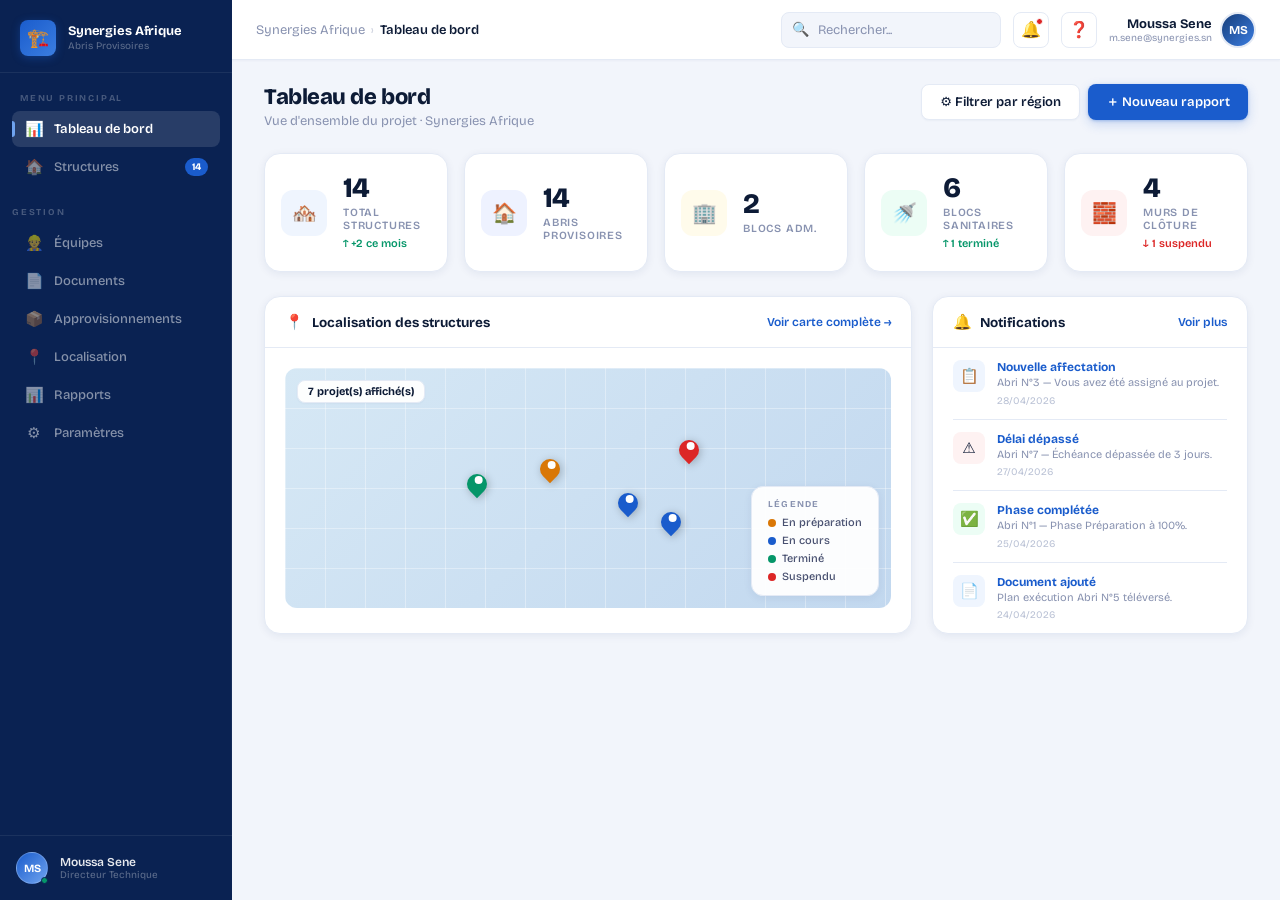
<file: index.html>
﻿<!DOCTYPE html>
<html lang="fr">
<head>
<meta charset="UTF-8">
<meta name="viewport" content="width=device-width, initial-scale=1.0">
<title>Synergies Afrique — Design System</title>
<link href="https://fonts.googleapis.com/css2?family=Bricolage+Grotesque:opsz,wght@12..96,300;12..96,400;12..96,500;12..96,600;12..96,700;12..96,800&family=DM+Mono:wght@400;500&display=swap" rel="stylesheet">
<link rel="stylesheet" href="styles.css">
</head>
<body>


<!-- ══════════════════════════════════════════
     SIDEBAR
══════════════════════════════════════════ -->
<aside class="sidebar">
  <div class="sb-brand">
    <div class="sb-brand-mark">🏗️</div>
    <div>
      <div class="sb-brand-name">Synergies Afrique</div>
      <div class="sb-brand-sub">Abris Provisoires</div>
    </div>
  </div>

  <div class="sb-section-label">Menu principal</div>
  <nav class="sb-nav">
    <div class="sb-item active" onclick="showPage('dashboard', this)">
      <span class="sb-item-ico">📊</span> Tableau de bord
    </div>
    <div class="sb-item" onclick="showPage('structures', this)">
      <span class="sb-item-ico">🏠</span> Structures
      <span class="sb-badge">14</span>
    </div>

    <div class="sb-section-label" style="padding-left:0;">Gestion</div>
    <div class="sb-item"><span class="sb-item-ico">👷</span> Équipes</div>
    <div class="sb-item"><span class="sb-item-ico">📄</span> Documents</div>
    <div class="sb-item"><span class="sb-item-ico">📦</span> Approvisionnements</div>
    <div class="sb-item"><span class="sb-item-ico">📍</span> Localisation</div>
    <div class="sb-item"><span class="sb-item-ico">📊</span> Rapports</div>
    <div class="sb-item"><span class="sb-item-ico">⚙️</span> Paramètres</div>
  </nav>

  <div class="sb-footer">
    <div style="position:relative;">
      <div class="sb-avatar">MS</div>
      <div class="sb-user-status"></div>
    </div>
    <div>
      <div class="sb-user-name">Moussa Sene</div>
      <div class="sb-user-role">Directeur Technique</div>
    </div>
  </div>
</aside>
<div class="sidebar-overlay" id="sidebarOverlay" onclick="toggleSidebar()"></div>

<!-- ══════════════════════════════════════════
     MAIN
══════════════════════════════════════════ -->
<div class="main">

  <!-- TOPBAR -->
  <header class="topbar">
    <div class="topbar-left">
      <button class="hamburger" id="hamburger" onclick="toggleSidebar()" aria-label="Menu">&#9776;</button>
      <div class="breadcrumb" id="breadcrumb">
      <span>Synergies Afrique</span>
      <span class="breadcrumb-sep">›</span>
      <span class="breadcrumb-current">Tableau de bord</span>
      </div>
    </div>
    <div class="topbar-actions">
      <div class="topbar-search">
        <span class="topbar-search-ico">🔍</span>
        <input class="topbar-search-input" type="text" placeholder="Rechercher...">
      </div>
      <button class="icon-btn" data-tooltip="Notifications">🔔<span class="notif-dot"></span></button>
      <button class="icon-btn" data-tooltip="Aide">❓</button>
      <div class="topbar-user">
        <div class="topbar-user-text">
          <div class="topbar-user-name">Moussa Sene</div>
          <div class="topbar-user-email">m.sene@synergies.sn</div>
        </div>
        <div class="topbar-avatar">MS</div>
      </div>
    </div>
  </header>

  <!-- CONTENT -->
  <div class="content">

    <!-- ── DASHBOARD ── -->
    <div class="page active" id="page-dashboard">
      <div class="page-header">
        <div>
          <div class="page-title">Tableau de bord</div>
          <div class="page-subtitle">Vue d'ensemble du projet · Synergies Afrique</div>
        </div>
        <div class="header-actions">
          <button class="btn btn-secondary">⚙️ Filtrer par région</button>
          <button class="btn btn-primary">＋ Nouveau rapport</button>
        </div>
      </div>

      <!-- KPI GRID -->
      <div class="kpi-grid">
        <div class="kpi-card">
          <div class="kpi-icon kpi-icon-blue">🏘️</div>
          <div>
            <div class="kpi-value">14</div>
            <div class="kpi-label">Total structures</div>
            <div class="kpi-delta delta-up">↑ +2 ce mois</div>
          </div>
        </div>
        <div class="kpi-card">
          <div class="kpi-icon kpi-icon-indigo">🏠</div>
          <div>
            <div class="kpi-value">14</div>
            <div class="kpi-label">Abris provisoires</div>
          </div>
        </div>
        <div class="kpi-card">
          <div class="kpi-icon kpi-icon-amber">🏢</div>
          <div>
            <div class="kpi-value">2</div>
            <div class="kpi-label">Blocs adm.</div>
          </div>
        </div>
        <div class="kpi-card">
          <div class="kpi-icon kpi-icon-green">🚿</div>
          <div>
            <div class="kpi-value">6</div>
            <div class="kpi-label">Blocs sanitaires</div>
            <div class="kpi-delta delta-up">↑ 1 terminé</div>
          </div>
        </div>
        <div class="kpi-card">
          <div class="kpi-icon kpi-icon-red">🧱</div>
          <div>
            <div class="kpi-value">4</div>
            <div class="kpi-label">Murs de clôture</div>
            <div class="kpi-delta delta-down">↓ 1 suspendu</div>
          </div>
        </div>
      </div>

      <!-- MAP + NOTIFS -->
      <div class="two-col">
        <div class="card">
          <div class="card-header">
            <div class="card-title"><span class="card-title-ico">📍</span> Localisation des structures</div>
            <span class="link text-sm">Voir carte complète →</span>
          </div>
          <div class="card-body">
            <div class="map-placeholder" style="height:240px;">
              <div class="map-counter">7 projet(s) affiché(s)</div>
              <div class="map-pin" style="top:38%;left:42%;background:var(--status-prep);"></div>
              <div class="map-pin" style="top:52%;left:55%;background:var(--status-encours);"></div>
              <div class="map-pin" style="top:44%;left:30%;background:var(--status-termine);"></div>
              <div class="map-pin" style="top:60%;left:62%;background:var(--status-encours);"></div>
              <div class="map-pin" style="top:30%;left:65%;background:var(--status-suspendu);"></div>
              <div class="map-legend">
                <div class="map-legend-title">Légende</div>
                <div class="map-legend-row"><div class="map-legend-dot" style="background:var(--status-prep);"></div><span class="map-legend-label">En préparation</span></div>
                <div class="map-legend-row"><div class="map-legend-dot" style="background:var(--status-encours);"></div><span class="map-legend-label">En cours</span></div>
                <div class="map-legend-row"><div class="map-legend-dot" style="background:var(--status-termine);"></div><span class="map-legend-label">Terminé</span></div>
                <div class="map-legend-row"><div class="map-legend-dot" style="background:var(--status-suspendu);"></div><span class="map-legend-label">Suspendu</span></div>
              </div>
            </div>
          </div>
        </div>

        <div class="card">
          <div class="card-header">
            <div class="card-title"><span class="card-title-ico">🔔</span> Notifications</div>
            <span class="link text-sm">Voir plus</span>
          </div>
          <div class="card-body" style="padding-top:0;padding-bottom:0;">
            <div class="notif-list">
              <div class="notif-item">
                <div class="notif-icon-wrap" style="background:var(--status-encours-bg);">📋</div>
                <div>
                  <div class="notif-title">Nouvelle affectation</div>
                  <div class="notif-message">Abri N°3 — Vous avez été assigné au projet.</div>
                  <div class="notif-time">28/04/2026</div>
                </div>
              </div>
              <div class="notif-item">
                <div class="notif-icon-wrap" style="background:var(--status-suspendu-bg);">⚠️</div>
                <div>
                  <div class="notif-title">Délai dépassé</div>
                  <div class="notif-message">Abri N°7 — Échéance dépassée de 3 jours.</div>
                  <div class="notif-time">27/04/2026</div>
                </div>
              </div>
              <div class="notif-item">
                <div class="notif-icon-wrap" style="background:var(--status-termine-bg);">✅</div>
                <div>
                  <div class="notif-title">Phase complétée</div>
                  <div class="notif-message">Abri N°1 — Phase Préparation à 100%.</div>
                  <div class="notif-time">25/04/2026</div>
                </div>
              </div>
              <div class="notif-item">
                <div class="notif-icon-wrap" style="background:var(--status-encours-bg);">📄</div>
                <div>
                  <div class="notif-title">Document ajouté</div>
                  <div class="notif-message">Plan exécution Abri N°5 téléversé.</div>
                  <div class="notif-time">24/04/2026</div>
                </div>
              </div>
            </div>
          </div>
        </div>
      </div>
    </div>

    <!-- ── STRUCTURES ── -->
    <div class="page" id="page-structures">
      <div class="page-header">
        <div>
          <div class="page-title">Liste des structures</div>
          <div class="page-subtitle">Gérez et suivez l'avancement de vos abris provisoires.</div>
        </div>
        <button class="btn btn-primary">＋ Ajouter une structure</button>
      </div>

      <div class="filter-bar">
        <div class="filter-search">
          <span class="filter-search-ico">🔍</span>
          <input class="filter-search-input" type="text" placeholder="Rechercher une structure...">
        </div>
        <div class="filter-tabs">
          <div class="filter-tab active" onclick="filterAll(this)">Tous</div>
          <div class="filter-tab" onclick="filterStatus(this,'prep')"><span class="filter-tab-dot" style="background:var(--status-prep);"></span>En préparation</div>
          <div class="filter-tab" onclick="filterStatus(this,'encours')"><span class="filter-tab-dot" style="background:var(--status-encours);"></span>En cours</div>
          <div class="filter-tab" onclick="filterStatus(this,'termine')"><span class="filter-tab-dot" style="background:var(--status-termine);"></span>Terminé</div>
          <div class="filter-tab" onclick="filterStatus(this,'suspendu')"><span class="filter-tab-dot" style="background:var(--status-suspendu);"></span>Suspendu</div>
        </div>
      </div>

      <div class="struct-grid" id="struct-grid">

        <div class="struct-card" data-status="encours">
          <div class="struct-card-accent" style="background:var(--status-encours);"></div>
          <div class="struct-card-body">
            <div class="struct-card-head">
              <span class="struct-icon">🏠</span>
              <span class="badge badge-encours"><span class="badge-dot"></span>En cours</span>
            </div>
            <div>
              <div class="struct-name">Abri Provisoire N°1</div>
              <div class="struct-location"><span class="struct-location-ico">📍</span>Fatick, Fatick</div>
            </div>
            <div class="progress-wrap">
              <div class="progress-head">
                <span class="progress-label">Progression</span>
                <span class="progress-pct" style="color:var(--status-encours);">76%</span>
              </div>
              <div class="progress-track"><div class="progress-fill fill-blue" style="width:76%"></div></div>
            </div>
            <div class="struct-footer">
              <button class="struct-action" onclick="showPage('detail', null)">Accéder au chantier →</button>
            </div>
          </div>
        </div>

        <div class="struct-card" data-status="encours">
          <div class="struct-card-accent" style="background:var(--status-encours);"></div>
          <div class="struct-card-body">
            <div class="struct-card-head">
              <span class="struct-icon">🏠</span>
              <span class="badge badge-encours"><span class="badge-dot"></span>En cours</span>
            </div>
            <div>
              <div class="struct-name">Abri Provisoire N°2</div>
              <div class="struct-location"><span class="struct-location-ico">📍</span>Fatick, Fatick</div>
            </div>
            <div class="progress-wrap">
              <div class="progress-head">
                <span class="progress-label">Progression</span>
                <span class="progress-pct" style="color:var(--status-encours);">74%</span>
              </div>
              <div class="progress-track"><div class="progress-fill fill-blue" style="width:74%"></div></div>
            </div>
            <div class="struct-footer">
              <button class="struct-action" onclick="showPage('detail', null)">Accéder au chantier →</button>
            </div>
          </div>
        </div>

        <div class="struct-card" data-status="prep">
          <div class="struct-card-accent" style="background:var(--status-prep);"></div>
          <div class="struct-card-body">
            <div class="struct-card-head">
              <span class="struct-icon">🏠</span>
              <span class="badge badge-prep"><span class="badge-dot"></span>En préparation</span>
            </div>
            <div>
              <div class="struct-name">Abri Provisoire N°3</div>
              <div class="struct-location"><span class="struct-location-ico">📍</span>Kaolack, Kaolack</div>
            </div>
            <div class="progress-wrap">
              <div class="progress-head">
                <span class="progress-label">Progression</span>
                <span class="progress-pct" style="color:var(--status-prep);">38%</span>
              </div>
              <div class="progress-track"><div class="progress-fill fill-amber" style="width:38%"></div></div>
            </div>
            <div class="struct-footer">
              <button class="struct-action" onclick="showPage('detail', null)">Accéder au chantier →</button>
            </div>
          </div>
        </div>

        <div class="struct-card" data-status="encours">
          <div class="struct-card-accent" style="background:var(--status-encours);"></div>
          <div class="struct-card-body">
            <div class="struct-card-head">
              <span class="struct-icon">🏢</span>
              <span class="badge badge-encours"><span class="badge-dot"></span>En cours</span>
            </div>
            <div>
              <div class="struct-name">Bloc Administratif N°1</div>
              <div class="struct-location"><span class="struct-location-ico">📍</span>Thiès, Thiès</div>
            </div>
            <div class="progress-wrap">
              <div class="progress-head">
                <span class="progress-label">Progression</span>
                <span class="progress-pct" style="color:var(--status-encours);">55%</span>
              </div>
              <div class="progress-track"><div class="progress-fill fill-blue" style="width:55%"></div></div>
            </div>
            <div class="struct-footer">
              <button class="struct-action" onclick="showPage('detail', null)">Accéder au chantier →</button>
            </div>
          </div>
        </div>

        <div class="struct-card" data-status="termine">
          <div class="struct-card-accent" style="background:var(--status-termine);"></div>
          <div class="struct-card-body">
            <div class="struct-card-head">
              <span class="struct-icon">🚿</span>
              <span class="badge badge-termine"><span class="badge-dot"></span>Terminé</span>
            </div>
            <div>
              <div class="struct-name">Bloc Sanitaire N°1</div>
              <div class="struct-location"><span class="struct-location-ico">📍</span>Ziguinchor</div>
            </div>
            <div class="progress-wrap">
              <div class="progress-head">
                <span class="progress-label">Progression</span>
                <span class="progress-pct" style="color:var(--status-termine);">100%</span>
              </div>
              <div class="progress-track"><div class="progress-fill fill-green" style="width:100%"></div></div>
            </div>
            <div class="struct-footer">
              <button class="struct-action" onclick="showPage('detail', null)">Accéder au chantier →</button>
            </div>
          </div>
        </div>

        <div class="struct-card" data-status="suspendu">
          <div class="struct-card-accent" style="background:var(--status-suspendu);"></div>
          <div class="struct-card-body">
            <div class="struct-card-head">
              <span class="struct-icon">🧱</span>
              <span class="badge badge-suspendu"><span class="badge-dot"></span>Suspendu</span>
            </div>
            <div>
              <div class="struct-name">Mur de Clôture N°1</div>
              <div class="struct-location"><span class="struct-location-ico">📍</span>Diourbel</div>
            </div>
            <div class="progress-wrap">
              <div class="progress-head">
                <span class="progress-label">Progression</span>
                <span class="progress-pct" style="color:var(--status-suspendu);">22%</span>
              </div>
              <div class="progress-track"><div class="progress-fill fill-red" style="width:22%"></div></div>
            </div>
            <div class="struct-footer">
              <button class="struct-action" onclick="showPage('detail', null)">Accéder au chantier →</button>
            </div>
          </div>
        </div>

      </div>
    </div>

    <!-- ── DETAIL ── -->
    <div class="page" id="page-detail">

      <div class="detail-hero">
        <div class="detail-back" onclick="showPage('structures', null)">← Structures</div>
        <div class="detail-top">
          <div class="detail-title">Abri Provisoire N°1</div>
          <div class="detail-status-badge"><span class="detail-status-dot"></span>En cours</div>
        </div>
        <div class="detail-meta">
          <div class="detail-meta-item">📅 Début&nbsp;<strong>2026-03-10</strong></div>
          <div class="detail-meta-item">⏰ Échéance&nbsp;<strong>2026-06-30</strong></div>
          <div class="detail-meta-item">📍&nbsp;<strong>Fatick, Fatick</strong></div>
        </div>
      </div>

      <div class="info-grid">
        <div class="info-cell"><div class="info-cell-label">Superficie</div><div class="info-cell-value">120 m²</div></div>
        <div class="info-cell"><div class="info-cell-label">Région</div><div class="info-cell-value">Fatick</div></div>
        <div class="info-cell"><div class="info-cell-label">Département</div><div class="info-cell-value">Fatick</div></div>
        <div class="info-cell"><div class="info-cell-label">Commune</div><div class="info-cell-value">N/A</div></div>
        <div class="info-cell"><div class="info-cell-label">GPS</div><div class="info-cell-value gps">−16.0, 14.0</div></div>
      </div>

      <div class="dkpi-grid">
        <div class="dkpi-card">
          <div class="dkpi-accent" style="background:var(--brand-500);"></div>
          <div class="dkpi-label">Total phases</div>
          <div class="dkpi-value">5</div>
          <div class="dkpi-sub">Phases du projet</div>
        </div>
        <div class="dkpi-card">
          <div class="dkpi-accent" style="background:var(--brand-300);"></div>
          <div class="dkpi-label">Tâches</div>
          <div class="dkpi-value">32</div>
          <div class="dkpi-sub">Tâches planifiées</div>
        </div>
        <div class="dkpi-card">
          <div class="dkpi-accent" style="background:var(--status-encours);"></div>
          <div class="dkpi-label">Avancement</div>
          <div class="dkpi-value" style="color:var(--brand-500);">76%</div>
          <div class="dkpi-sub">Progression moyenne</div>
        </div>
        <div class="dkpi-card" style="border-color:var(--status-suspendu-border);">
          <div class="dkpi-accent" style="background:var(--status-suspendu);"></div>
          <div class="dkpi-label" style="color:var(--status-suspendu);">Délai</div>
          <div class="dkpi-value" style="color:var(--status-suspendu);">0</div>
          <div class="dkpi-sub" style="color:var(--status-suspendu);">Jours restants</div>
        </div>
      </div>

      <div class="two-col">
        <div style="display:flex;flex-direction:column;gap:var(--space-5);">
          <div class="card">
            <div class="card-header">
              <div class="card-title"><span class="card-title-ico">📋</span> Phases et Tâches</div>
              <button class="btn btn-secondary btn-sm">＋ Ajouter une phase</button>
            </div>
            <div class="card-body">
              <div class="phase-row"><span class="phase-icon">📱</span><span class="phase-name">Préparation</span><span class="phase-pct-badge pct-green">100%</span><span class="phase-chevron">›</span></div>
              <div class="phase-row"><span class="phase-icon">📱</span><span class="phase-name">Fondations</span><span class="phase-pct-badge pct-blue">90%</span><span class="phase-chevron">›</span></div>
              <div class="phase-row"><span class="phase-icon">📱</span><span class="phase-name">Structure métallique</span><span class="phase-pct-badge pct-blue">78%</span><span class="phase-chevron">›</span></div>
              <div class="phase-row"><span class="phase-icon">📱</span><span class="phase-name">Couverture / Toiture</span><span class="phase-pct-badge pct-amber">60%</span><span class="phase-chevron">›</span></div>
              <div class="phase-row"><span class="phase-icon">📱</span><span class="phase-name">Finitions &amp; équipements</span><span class="phase-pct-badge pct-red">28%</span><span class="phase-chevron">›</span></div>
            </div>
          </div>
          <div class="card">
            <div class="card-header">
              <div class="card-title"><span class="card-title-ico">📍</span> Localisation</div>
            </div>
            <div class="card-body">
              <div class="map-placeholder" style="height:180px;">
                <div class="map-pin" style="top:42%;left:47%;position:absolute;background:var(--status-encours);"></div>
                <div style="position:absolute;bottom:8px;left:8px;background:rgba(255,255,255,.92);border-radius:var(--radius-xs);padding:3px 8px;font-size:10px;color:var(--text-muted);">GPS : −16.00, 14.00 · Fatick</div>
              </div>
            </div>
          </div>
        </div>

        <div style="display:flex;flex-direction:column;gap:var(--space-5);">
          <div class="card">
            <div class="card-header">
              <div class="card-title"><span class="card-title-ico">👥</span> Membres</div>
              <button class="btn btn-secondary btn-sm">＋ Ajouter</button>
            </div>
            <div class="card-body">
              <div class="member-card"><div class="member-avatar av-1">MS</div><div><div class="member-name">Moussa Sene</div><div class="member-role">Directeur Technique</div></div></div>
              <div class="member-card"><div class="member-avatar av-2">AM</div><div><div class="member-name">Ababacar Mbengue</div><div class="member-role">Client / Superviseur</div></div></div>
              <div class="member-card"><div class="member-avatar av-3">BD</div><div><div class="member-name">Bineta Diagne</div><div class="member-role">Chef de projet</div></div></div>
              <div class="member-card"><div class="member-avatar av-4">KD</div><div><div class="member-name">Khady Diallo</div><div class="member-role">Conductrice de travaux</div></div></div>
            </div>
          </div>
          <div class="card">
            <div class="card-header">
              <div class="card-title"><span class="card-title-ico">📁</span> Documents</div>
            </div>
            <div class="card-body" style="padding-bottom:var(--space-3);">
              <div style="display:flex;gap:var(--space-2);margin-bottom:var(--space-4);">
                <input class="form-input" type="text" placeholder="Rechercher un document" style="flex:1;">
                <button class="btn btn-secondary btn-sm">⚙️ Catégories</button>
              </div>
              <div class="empty-state">
                <div class="empty-state-icon">📂</div>
                <div class="empty-state-title">Aucun document</div>
                <div class="empty-state-desc">Téléversez des plans, PV ou rapports pour les retrouver ici.</div>
              </div>
            </div>
          </div>
        </div>
      </div>

    </div>

  </div><!-- /content -->
</div><!-- /main -->

<script src="script.js"></script>
</body>
</html>
</file>
<file: styles.css>
﻿/* ═══════════════════════════════════════════════════════════
   DESIGN TOKENS — Single source of truth
═══════════════════════════════════════════════════════════ */
:root {
  /* Brand */
  --brand-900: #060F22;
  --brand-800: #0C1E44;
  --brand-700: #0D2B5E;
  --brand-600: #153D7A;
  --brand-500: #1A5CCC;
  --brand-400: #3B7DE0;
  --brand-300: #6FA3EF;
  --brand-200: #B8D3F8;
  --brand-100: #DBE9FD;
  --brand-50:  #EFF5FE;

  /* Status */
  --status-encours:   #1A5CCC;
  --status-encours-bg:  #EFF5FE;
  --status-encours-border: #B8D3F8;

  --status-prep:      #D97706;
  --status-prep-bg:   #FFFBEB;
  --status-prep-border: #FDE68A;

  --status-termine:   #059669;
  --status-termine-bg:  #ECFDF5;
  --status-termine-border: #A7F3D0;

  --status-suspendu:  #DC2626;
  --status-suspendu-bg: #FEF2F2;
  --status-suspendu-border: #FECACA;

  /* Neutrals */
  --gray-950: #0A0C10;
  --gray-900: #111318;
  --gray-800: #1C2030;
  --gray-700: #2D3348;
  --gray-600: #404766;
  --gray-500: #606A8A;
  --gray-400: #8892B0;
  --gray-300: #B8C0D4;
  --gray-200: #D8DDE8;
  --gray-100: #ECEEF4;
  --gray-50:  #F4F5F9;

  /* Surfaces */
  --surface-page:   #F2F5FB;
  --surface-card:   #FFFFFF;
  --surface-raised: #FFFFFF;
  --surface-sidebar:#0A2252;

  /* Text */
  --text-primary:   #0D1B36;
  --text-secondary: #485070;
  --text-muted:     #8892B0;
  --text-inverse:   #FFFFFF;

  /* Borders */
  --border-light:   #E4EAF5;
  --border-medium:  #CCD5E8;
  --border-strong:  #98AACB;

  /* Shadows */
  --shadow-xs:  0 1px 2px rgba(13,43,94,.04);
  --shadow-sm:  0 2px 8px rgba(13,43,94,.07);
  --shadow-md:  0 4px 16px rgba(13,43,94,.10);
  --shadow-lg:  0 8px 32px rgba(13,43,94,.14);
  --shadow-xl:  0 16px 48px rgba(13,43,94,.18);

  /* Radii */
  --radius-xs:  4px;
  --radius-sm:  8px;
  --radius-md:  12px;
  --radius-lg:  16px;
  --radius-xl:  20px;
  --radius-full: 9999px;

  /* Spacing */
  --space-1: 4px;
  --space-2: 8px;
  --space-3: 12px;
  --space-4: 16px;
  --space-5: 20px;
  --space-6: 24px;
  --space-8: 32px;
  --space-10: 40px;
  --space-12: 48px;

  /* Typography */
  --font-display: 'Bricolage Grotesque', system-ui, sans-serif;
  --font-mono:    'DM Mono', monospace;

  /* Transitions */
  --ease-out: cubic-bezier(0.16, 1, 0.3, 1);
  --ease-in-out: cubic-bezier(0.45, 0, 0.55, 1);
  --duration-fast: 150ms;
  --duration-base: 240ms;
  --duration-slow: 400ms;

  /* Layout */
  --sidebar-width: 232px;
  --topbar-height: 60px;
}

/* ═══════════════════════════════════════════════════════════
   RESET & BASE
═══════════════════════════════════════════════════════════ */
*, *::before, *::after { box-sizing: border-box; margin: 0; padding: 0; }
html { font-size: 16px; -webkit-font-smoothing: antialiased; }
body {
  font-family: var(--font-display);
  background: var(--surface-page);
  color: var(--text-primary);
  display: flex;
  height: 100vh;
  overflow: hidden;
}
a { color: inherit; text-decoration: none; }
button { font-family: inherit; cursor: pointer; border: none; background: none; }
input, select { font-family: inherit; }

/* ═══════════════════════════════════════════════════════════
   SCROLLBAR
═══════════════════════════════════════════════════════════ */
::-webkit-scrollbar { width: 5px; height: 5px; }
::-webkit-scrollbar-track { background: transparent; }
::-webkit-scrollbar-thumb { background: var(--border-medium); border-radius: var(--radius-full); }
::-webkit-scrollbar-thumb:hover { background: var(--border-strong); }

/* ═══════════════════════════════════════════════════════════
   SIDEBAR
═══════════════════════════════════════════════════════════ */
.sidebar {
  width: var(--sidebar-width);
  min-width: var(--sidebar-width);
  background: var(--surface-sidebar);
  display: flex;
  flex-direction: column;
  overflow: hidden;
  position: relative;
}
.sidebar::after {
  content: '';
  position: absolute;
  top: 0; right: 0;
  width: 1px;
  height: 100%;
  background: linear-gradient(to bottom, transparent, rgba(255,255,255,.08) 30%, rgba(255,255,255,.08) 70%, transparent);
}

.sb-brand {
  display: flex;
  align-items: center;
  gap: var(--space-3);
  padding: var(--space-5) var(--space-5) var(--space-4);
  border-bottom: 1px solid rgba(255,255,255,.07);
  flex-shrink: 0;
}
.sb-brand-mark {
  width: 36px; height: 36px;
  background: linear-gradient(135deg, var(--brand-500), var(--brand-400));
  border-radius: var(--radius-sm);
  display: flex; align-items: center; justify-content: center;
  font-size: 18px;
  flex-shrink: 0;
  box-shadow: 0 2px 8px rgba(26,92,204,.4);
}
.sb-brand-name {
  font-size: 13px; font-weight: 700;
  color: #fff; line-height: 1.2;
  letter-spacing: -.01em;
}
.sb-brand-sub { font-size: 10px; color: rgba(255,255,255,.35); margin-top: 1px; font-weight: 400; }

.sb-section-label {
  font-size: 9px; font-weight: 700;
  letter-spacing: 1.8px; text-transform: uppercase;
  color: rgba(255,255,255,.25);
  padding: var(--space-5) var(--space-5) var(--space-2);
}

.sb-nav { padding: 0 var(--space-3); flex: 1; overflow-y: auto; }
.sb-item {
  display: flex; align-items: center; gap: 10px;
  padding: 9px 12px;
  border-radius: var(--radius-sm);
  margin-bottom: 2px;
  color: rgba(255,255,255,.5);
  font-size: 13px; font-weight: 500;
  transition: all var(--duration-fast) var(--ease-out);
  cursor: pointer;
  position: relative;
}
.sb-item:hover { background: rgba(255,255,255,.06); color: rgba(255,255,255,.85); }
.sb-item.active {
  background: rgba(255,255,255,.12);
  color: #fff; font-weight: 600;
}
.sb-item.active::before {
  content: '';
  position: absolute;
  left: 0; top: 50%;
  transform: translateY(-50%);
  width: 3px; height: 16px;
  background: var(--brand-300);
  border-radius: 0 var(--radius-xs) var(--radius-xs) 0;
}
.sb-item-ico { font-size: 15px; width: 20px; text-align: center; flex-shrink: 0; }
.sb-badge {
  margin-left: auto;
  background: var(--brand-500);
  color: #fff;
  font-size: 10px; font-weight: 700;
  padding: 2px 7px;
  border-radius: var(--radius-full);
  line-height: 1.4;
}

.sb-footer {
  padding: var(--space-4) var(--space-4);
  border-top: 1px solid rgba(255,255,255,.07);
  display: flex; align-items: center; gap: var(--space-3);
  flex-shrink: 0;
}
.sb-avatar {
  width: 32px; height: 32px;
  border-radius: var(--radius-full);
  background: linear-gradient(135deg, var(--brand-500), var(--brand-300));
  display: flex; align-items: center; justify-content: center;
  font-size: 11px; font-weight: 700; color: #fff;
  flex-shrink: 0;
  border: 1.5px solid rgba(255,255,255,.2);
}
.sb-user-name { font-size: 12px; font-weight: 600; color: rgba(255,255,255,.9); }
.sb-user-role { font-size: 10px; color: rgba(255,255,255,.35); }
.sb-user-status {
  width: 7px; height: 7px;
  border-radius: var(--radius-full);
  background: var(--status-termine);
  border: 1.5px solid var(--surface-sidebar);
  position: absolute;
  bottom: 0; right: 0;
}

/* ═══════════════════════════════════════════════════════════
   MAIN LAYOUT
═══════════════════════════════════════════════════════════ */
.main {
  flex: 1;
  display: flex;
  flex-direction: column;
  overflow: hidden;
  min-width: 0;
}

/* ── TOPBAR ── */
.topbar {
  height: var(--topbar-height);
  background: var(--surface-card);
  border-bottom: 1px solid var(--border-light);
  display: flex; align-items: center; justify-content: space-between;
  padding: 0 var(--space-6);
  flex-shrink: 0;
  box-shadow: var(--shadow-xs);
}
.breadcrumb {
  display: flex; align-items: center; gap: 6px;
  font-size: 13px; color: var(--text-muted);
}
.breadcrumb-sep { opacity: .4; }
.breadcrumb-current { color: var(--text-primary); font-weight: 600; }

.topbar-actions { display: flex; align-items: center; gap: var(--space-3); }
.topbar-search {
  position: relative;
  display: flex; align-items: center;
}
.topbar-search-input {
  width: 220px; height: 36px;
  padding: 0 var(--space-3) 0 36px;
  border-radius: var(--radius-sm);
  border: 1.5px solid var(--border-light);
  background: var(--surface-page);
  font-size: 13px; color: var(--text-primary);
  outline: none;
  transition: all var(--duration-fast);
}
.topbar-search-input:focus { border-color: var(--brand-400); background: #fff; }
.topbar-search-input::placeholder { color: var(--text-muted); }
.topbar-search-ico {
  position: absolute; left: 11px;
  color: var(--text-muted); font-size: 14px;
  pointer-events: none;
}
.icon-btn {
  width: 36px; height: 36px;
  border-radius: var(--radius-sm);
  border: 1.5px solid var(--border-light);
  display: flex; align-items: center; justify-content: center;
  font-size: 16px;
  background: transparent;
  color: var(--text-secondary);
  transition: all var(--duration-fast);
  position: relative;
}
.icon-btn:hover { border-color: var(--border-medium); background: var(--surface-page); }
.notif-dot {
  width: 7px; height: 7px;
  background: var(--status-suspendu);
  border: 1.5px solid #fff;
  border-radius: var(--radius-full);
  position: absolute; top: 5px; right: 5px;
}
.topbar-user { display: flex; align-items: center; gap: var(--space-2); }
.topbar-user-text { text-align: right; }
.topbar-user-name { font-size: 13px; font-weight: 700; color: var(--text-primary); }
.topbar-user-email { font-size: 10px; color: var(--text-muted); }
.topbar-avatar {
  width: 36px; height: 36px;
  border-radius: var(--radius-full);
  background: linear-gradient(135deg, var(--brand-600), var(--brand-400));
  display: flex; align-items: center; justify-content: center;
  font-size: 12px; font-weight: 700; color: #fff;
  border: 2px solid var(--border-light);
}

/* ── CONTENT AREA ── */
.content {
  flex: 1; overflow-y: auto;
  padding: var(--space-6) var(--space-8);
  display: flex; flex-direction: column; gap: var(--space-6);
}

/* ═══════════════════════════════════════════════════════════
   PAGE HEADER
═══════════════════════════════════════════════════════════ */
.page-header {
  display: flex; align-items: flex-start; justify-content: space-between; gap: var(--space-4);
}
.page-title { font-size: 22px; font-weight: 800; color: var(--text-primary); letter-spacing: -.02em; }
.page-subtitle { font-size: 13px; color: var(--text-muted); margin-top: 3px; font-weight: 400; }
.header-actions { display: flex; gap: var(--space-2); }

/* ═══════════════════════════════════════════════════════════
   BUTTONS
═══════════════════════════════════════════════════════════ */
.btn {
  display: inline-flex; align-items: center; gap: 6px;
  padding: 9px 18px;
  border-radius: var(--radius-sm);
  font-family: inherit; font-size: 13px; font-weight: 600;
  transition: all var(--duration-fast) var(--ease-out);
  white-space: nowrap; cursor: pointer; border: none;
}
.btn-primary {
  background: var(--brand-500); color: #fff;
  box-shadow: 0 1px 3px rgba(26,92,204,.3), 0 4px 12px rgba(26,92,204,.2);
}
.btn-primary:hover { background: var(--brand-600); box-shadow: 0 2px 6px rgba(26,92,204,.4), 0 8px 20px rgba(26,92,204,.25); transform: translateY(-1px); }
.btn-primary:active { transform: translateY(0); }

.btn-secondary {
  background: var(--surface-card);
  color: var(--text-primary);
  border: 1.5px solid var(--border-light);
  box-shadow: var(--shadow-xs);
}
.btn-secondary:hover { border-color: var(--border-medium); background: var(--surface-page); }

.btn-ghost { background: transparent; color: var(--text-secondary); border: 1.5px solid transparent; }
.btn-ghost:hover { background: var(--surface-page); color: var(--text-primary); }

.btn-danger { background: var(--status-suspendu-bg); color: var(--status-suspendu); border: 1.5px solid var(--status-suspendu-border); }
.btn-danger:hover { background: #FEE2E2; }

.btn-sm { padding: 6px 12px; font-size: 12px; }
.btn-lg { padding: 12px 24px; font-size: 14px; }
.btn-icon-only { padding: 9px; }

/* ═══════════════════════════════════════════════════════════
   CARD
═══════════════════════════════════════════════════════════ */
.card {
  background: var(--surface-card);
  border: 1.5px solid var(--border-light);
  border-radius: var(--radius-lg);
  box-shadow: var(--shadow-sm);
  overflow: hidden;
}
.card-header {
  display: flex; align-items: center; justify-content: space-between;
  padding: var(--space-4) var(--space-5);
  border-bottom: 1px solid var(--border-light);
}
.card-title {
  font-size: 13.5px; font-weight: 700;
  color: var(--text-primary);
  display: flex; align-items: center; gap: var(--space-2);
}
.card-title-ico { font-size: 15px; }
.card-body { padding: var(--space-5); }
.card-footer {
  padding: var(--space-3) var(--space-5);
  border-top: 1px solid var(--border-light);
  background: var(--surface-page);
  display: flex; align-items: center; justify-content: space-between;
}

/* ═══════════════════════════════════════════════════════════
   KPI CARDS
═══════════════════════════════════════════════════════════ */
.kpi-grid {
  display: grid;
  grid-template-columns: repeat(5, 1fr);
  gap: var(--space-4);
}
.kpi-card {
  background: var(--surface-card);
  border: 1.5px solid var(--border-light);
  border-radius: var(--radius-lg);
  padding: var(--space-5) var(--space-4);
  display: flex; align-items: center; gap: var(--space-4);
  box-shadow: var(--shadow-sm);
  transition: transform var(--duration-fast) var(--ease-out), box-shadow var(--duration-fast);
  cursor: default;
}
.kpi-card:hover { transform: translateY(-2px); box-shadow: var(--shadow-md); }
.kpi-icon {
  width: 46px; height: 46px;
  border-radius: var(--radius-md);
  display: flex; align-items: center; justify-content: center;
  font-size: 20px;
  flex-shrink: 0;
}
.kpi-icon-blue   { background: var(--brand-50); }
.kpi-icon-green  { background: var(--status-termine-bg); }
.kpi-icon-amber  { background: var(--status-prep-bg); }
.kpi-icon-red    { background: var(--status-suspendu-bg); }
.kpi-icon-indigo { background: #EEF2FF; }
.kpi-value { font-size: 28px; font-weight: 800; color: var(--text-primary); line-height: 1; letter-spacing: -.03em; }
.kpi-label { font-size: 11px; font-weight: 600; text-transform: uppercase; letter-spacing: .8px; color: var(--text-muted); margin-top: 4px; }
.kpi-delta {
  display: inline-flex; align-items: center; gap: 3px;
  font-size: 11px; font-weight: 600;
  margin-top: 5px;
}
.delta-up { color: var(--status-termine); }
.delta-down { color: var(--status-suspendu); }

/* ═══════════════════════════════════════════════════════════
   STATUS BADGE
═══════════════════════════════════════════════════════════ */
.badge {
  display: inline-flex; align-items: center; gap: 5px;
  font-size: 11px; font-weight: 700;
  padding: 4px 10px;
  border-radius: var(--radius-full);
  border: 1.5px solid;
  white-space: nowrap;
}
.badge-dot { width: 6px; height: 6px; border-radius: var(--radius-full); flex-shrink: 0; }
.badge-encours {
  background: var(--status-encours-bg);
  color: var(--brand-600);
  border-color: var(--status-encours-border);
}
.badge-encours .badge-dot { background: var(--status-encours); }
.badge-prep {
  background: var(--status-prep-bg);
  color: #92400E;
  border-color: var(--status-prep-border);
}
.badge-prep .badge-dot { background: var(--status-prep); }
.badge-termine {
  background: var(--status-termine-bg);
  color: #065F46;
  border-color: var(--status-termine-border);
}
.badge-termine .badge-dot { background: var(--status-termine); }
.badge-suspendu {
  background: var(--status-suspendu-bg);
  color: #991B1B;
  border-color: var(--status-suspendu-border);
}
.badge-suspendu .badge-dot { background: var(--status-suspendu); }

/* ═══════════════════════════════════════════════════════════
   PROGRESS BAR
═══════════════════════════════════════════════════════════ */
.progress-wrap { display: flex; flex-direction: column; gap: 5px; }
.progress-head { display: flex; justify-content: space-between; align-items: center; }
.progress-label { font-size: 11.5px; font-weight: 500; color: var(--text-secondary); }
.progress-pct { font-size: 12px; font-weight: 700; }
.progress-track {
  height: 7px;
  background: var(--gray-100);
  border-radius: var(--radius-full);
  overflow: hidden;
}
.progress-fill {
  height: 100%;
  border-radius: var(--radius-full);
  transition: width .6s var(--ease-out);
}
.fill-blue   { background: linear-gradient(90deg, var(--brand-400), var(--brand-500)); }
.fill-amber  { background: linear-gradient(90deg, #FCD34D, var(--status-prep)); }
.fill-green  { background: linear-gradient(90deg, #34D399, var(--status-termine)); }
.fill-red    { background: linear-gradient(90deg, #F87171, var(--status-suspendu)); }

/* ═══════════════════════════════════════════════════════════
   STRUCTURE CARDS
═══════════════════════════════════════════════════════════ */
.struct-grid {
  display: grid;
  grid-template-columns: repeat(3, 1fr);
  gap: var(--space-5);
}
.struct-card {
  background: var(--surface-card);
  border: 1.5px solid var(--border-light);
  border-radius: var(--radius-lg);
  box-shadow: var(--shadow-sm);
  overflow: hidden;
  display: flex; flex-direction: column;
  transition: transform var(--duration-base) var(--ease-out), box-shadow var(--duration-base);
}
.struct-card:hover { transform: translateY(-3px); box-shadow: var(--shadow-lg); }
.struct-card-accent { height: 4px; flex-shrink: 0; }
.struct-card-body { padding: var(--space-5); flex: 1; display: flex; flex-direction: column; gap: var(--space-4); }
.struct-card-head { display: flex; align-items: flex-start; justify-content: space-between; }
.struct-icon { font-size: 22px; }
.struct-name { font-size: 15px; font-weight: 700; color: var(--text-primary); letter-spacing: -.01em; }
.struct-location {
  display: flex; align-items: center; gap: 4px;
  font-size: 12px; color: var(--text-muted);
  margin-top: 3px;
}
.struct-location-ico { font-size: 11px; }
.struct-footer { margin-top: auto; }
.struct-action {
  display: flex; align-items: center; justify-content: center; gap: 6px;
  width: 100%; padding: 9px;
  border-radius: var(--radius-sm);
  background: var(--brand-50);
  border: 1.5px solid var(--brand-100);
  color: var(--brand-500);
  font-size: 12px; font-weight: 700;
  transition: all var(--duration-fast) var(--ease-out);
  cursor: pointer;
}
.struct-action:hover { background: var(--brand-500); color: #fff; border-color: var(--brand-500); }

/* ═══════════════════════════════════════════════════════════
   FILTER BAR
═══════════════════════════════════════════════════════════ */
.filter-bar {
  display: flex; align-items: center; gap: var(--space-3);
  flex-wrap: wrap;
}
.filter-search {
  position: relative; flex: 1; min-width: 200px;
}
.filter-search-ico { position: absolute; left: 11px; top: 50%; transform: translateY(-50%); color: var(--text-muted); font-size: 14px; pointer-events: none; }
.filter-search-input {
  width: 100%; padding: 9px 14px 9px 35px;
  border-radius: var(--radius-sm);
  border: 1.5px solid var(--border-light);
  font-family: inherit; font-size: 13px;
  background: var(--surface-card);
  color: var(--text-primary);
  outline: none;
  transition: border-color var(--duration-fast);
}
.filter-search-input:focus { border-color: var(--brand-400); }
.filter-search-input::placeholder { color: var(--text-muted); }
.filter-tabs { display: flex; gap: 6px; }
.filter-tab {
  display: inline-flex; align-items: center; gap: 6px;
  padding: 7px 14px;
  border-radius: var(--radius-full);
  font-size: 12px; font-weight: 600;
  border: 1.5px solid var(--border-light);
  background: var(--surface-card);
  color: var(--text-muted);
  cursor: pointer;
  transition: all var(--duration-fast);
}
.filter-tab:hover { border-color: var(--border-medium); color: var(--text-primary); }
.filter-tab.active { background: var(--brand-500); color: #fff; border-color: var(--brand-500); }
.filter-tab-dot { width: 7px; height: 7px; border-radius: var(--radius-full); }

/* ═══════════════════════════════════════════════════════════
   DETAIL VIEW
═══════════════════════════════════════════════════════════ */
.detail-hero {
  background: linear-gradient(125deg, var(--brand-700) 0%, var(--brand-600) 50%, var(--brand-500) 100%);
  border-radius: var(--radius-lg);
  padding: var(--space-6) var(--space-8);
  color: #fff;
  position: relative;
  overflow: hidden;
}
.detail-hero::before {
  content: '';
  position: absolute;
  right: -80px; top: -80px;
  width: 280px; height: 280px;
  border-radius: var(--radius-full);
  background: rgba(255,255,255,.05);
}
.detail-hero::after {
  content: '';
  position: absolute;
  left: 40%; bottom: -40px;
  width: 180px; height: 180px;
  border-radius: var(--radius-full);
  background: rgba(255,255,255,.03);
}
.detail-back {
  display: inline-flex; align-items: center; gap: 5px;
  font-size: 12px; color: rgba(255,255,255,.55);
  margin-bottom: var(--space-3);
  cursor: pointer;
  transition: color var(--duration-fast);
}
.detail-back:hover { color: rgba(255,255,255,.9); }
.detail-top { display: flex; align-items: flex-start; justify-content: space-between; position: relative; z-index: 1; }
.detail-title { font-size: 24px; font-weight: 800; letter-spacing: -.02em; }
.detail-meta { display: flex; gap: var(--space-5); margin-top: var(--space-3); flex-wrap: wrap; }
.detail-meta-item { display: flex; align-items: center; gap: 5px; font-size: 12px; color: rgba(255,255,255,.65); }
.detail-meta-item strong { color: #fff; }
.detail-status-badge {
  display: inline-flex; align-items: center; gap: 6px;
  padding: 5px 14px;
  border-radius: var(--radius-full);
  background: rgba(255,255,255,.15);
  border: 1.5px solid rgba(255,255,255,.25);
  font-size: 11px; font-weight: 700; color: #fff;
  white-space: nowrap;
}
.detail-status-dot { width: 7px; height: 7px; border-radius: var(--radius-full); background: #93C5FD; }

/* ═══════════════════════════════════════════════════════════
   INFO CELLS
═══════════════════════════════════════════════════════════ */
.info-grid {
  display: grid;
  grid-template-columns: repeat(5, 1fr);
  gap: var(--space-3);
}
.info-cell {
  background: var(--surface-card);
  border: 1.5px solid var(--border-light);
  border-radius: var(--radius-md);
  padding: var(--space-3) var(--space-4);
  box-shadow: var(--shadow-xs);
}
.info-cell-label { font-size: 10px; font-weight: 700; text-transform: uppercase; letter-spacing: .8px; color: var(--text-muted); margin-bottom: 5px; }
.info-cell-value { font-size: 17px; font-weight: 800; color: var(--text-primary); letter-spacing: -.01em; }
.info-cell-value.gps { font-size: 13px; color: var(--brand-500); font-family: var(--font-mono); font-weight: 500; }

/* ═══════════════════════════════════════════════════════════
   DETAIL KPI ROW
═══════════════════════════════════════════════════════════ */
.dkpi-grid {
  display: grid;
  grid-template-columns: repeat(4, 1fr);
  gap: var(--space-4);
}
.dkpi-card {
  background: var(--surface-card);
  border: 1.5px solid var(--border-light);
  border-radius: var(--radius-lg);
  padding: var(--space-5) var(--space-4);
  box-shadow: var(--shadow-sm);
  position: relative;
  overflow: hidden;
}
.dkpi-accent {
  position: absolute;
  top: 0; left: 0;
  width: 100%; height: 3px;
}
.dkpi-label { font-size: 10px; font-weight: 700; text-transform: uppercase; letter-spacing: .8px; color: var(--text-muted); margin-bottom: 7px; margin-top: 5px; }
.dkpi-value { font-size: 30px; font-weight: 800; color: var(--text-primary); line-height: 1; letter-spacing: -.03em; }
.dkpi-sub { font-size: 11px; color: var(--text-muted); margin-top: 5px; }

/* ═══════════════════════════════════════════════════════════
   PHASE LIST
═══════════════════════════════════════════════════════════ */
.phase-row {
  display: flex; align-items: center; gap: var(--space-3);
  padding: var(--space-3) var(--space-4);
  border-radius: var(--radius-md);
  border: 1.5px solid var(--border-light);
  background: var(--surface-page);
  transition: border-color var(--duration-fast);
  cursor: pointer;
}
.phase-row:hover { border-color: var(--brand-300); }
.phase-row + .phase-row { margin-top: var(--space-2); }
.phase-icon { font-size: 16px; width: 22px; text-align: center; flex-shrink: 0; }
.phase-name { flex: 1; font-size: 13px; font-weight: 600; color: var(--text-primary); }
.phase-pct-badge {
  font-size: 11px; font-weight: 700;
  padding: 3px 10px; border-radius: var(--radius-full);
}
.pct-green { background: var(--status-termine-bg); color: #065F46; }
.pct-blue  { background: var(--status-encours-bg); color: var(--brand-600); }
.pct-amber { background: var(--status-prep-bg); color: #92400E; }
.pct-red   { background: var(--status-suspendu-bg); color: #991B1B; }
.phase-chevron { color: var(--text-muted); font-size: 12px; }

/* ═══════════════════════════════════════════════════════════
   MEMBER CARD
═══════════════════════════════════════════════════════════ */
.member-card {
  display: flex; align-items: center; gap: var(--space-3);
  padding: var(--space-3) var(--space-4);
  border-radius: var(--radius-md);
  border: 1.5px solid var(--border-light);
  background: var(--surface-page);
}
.member-card + .member-card { margin-top: var(--space-2); }
.member-avatar {
  width: 36px; height: 36px;
  border-radius: var(--radius-full);
  display: flex; align-items: center; justify-content: center;
  font-size: 12px; font-weight: 700; color: #fff;
  flex-shrink: 0;
}
.av-1 { background: linear-gradient(135deg, #0D2B5E, #1A5CCC); }
.av-2 { background: linear-gradient(135deg, #1A5CCC, #3B7DE0); }
.av-3 { background: linear-gradient(135deg, #0E7490, #0891B2); }
.av-4 { background: linear-gradient(135deg, #4F46E5, #2E6FDE); }
.member-name { font-size: 13px; font-weight: 700; color: var(--text-primary); }
.member-role { font-size: 11px; color: var(--text-muted); }

/* ═══════════════════════════════════════════════════════════
   NOTIFICATION ITEM
═══════════════════════════════════════════════════════════ */
.notif-list { display: flex; flex-direction: column; }
.notif-item {
  display: flex; align-items: flex-start; gap: var(--space-3);
  padding: var(--space-3) 0;
  border-bottom: 1px solid var(--border-light);
}
.notif-item:last-child { border-bottom: none; }
.notif-icon-wrap {
  width: 32px; height: 32px;
  border-radius: var(--radius-sm);
  display: flex; align-items: center; justify-content: center;
  font-size: 15px; flex-shrink: 0;
}
.notif-title { font-size: 12px; font-weight: 700; color: var(--brand-500); }
.notif-message { font-size: 11px; color: var(--text-muted); line-height: 1.5; margin-top: 1px; }
.notif-time { font-size: 10px; color: var(--gray-300); margin-top: 3px; }

/* ═══════════════════════════════════════════════════════════
   FORM ELEMENTS
═══════════════════════════════════════════════════════════ */
.form-group { display: flex; flex-direction: column; gap: 6px; }
.form-label { font-size: 12px; font-weight: 600; color: var(--text-secondary); }
.form-input {
  padding: 9px 12px;
  border-radius: var(--radius-sm);
  border: 1.5px solid var(--border-light);
  font-family: inherit; font-size: 13px;
  color: var(--text-primary);
  background: var(--surface-card);
  outline: none;
  transition: border-color var(--duration-fast), box-shadow var(--duration-fast);
}
.form-input:focus { border-color: var(--brand-400); box-shadow: 0 0 0 3px rgba(26,92,204,.1); }
.form-input::placeholder { color: var(--text-muted); }
.form-select {
  padding: 9px 32px 9px 12px;
  border-radius: var(--radius-sm);
  border: 1.5px solid var(--border-light);
  font-family: inherit; font-size: 13px;
  color: var(--text-primary);
  background: var(--surface-card);
  outline: none;
  cursor: pointer;
  appearance: none;
  background-image: url("data:image/svg+xml,%3Csvg xmlns='http://www.w3.org/2000/svg' width='12' height='8' viewBox='0 0 12 8'%3E%3Cpath d='M1 1l5 5 5-5' stroke='%238892B0' stroke-width='1.5' fill='none' stroke-linecap='round'/%3E%3C/svg%3E");
  background-repeat: no-repeat;
  background-position: right 12px center;
  transition: border-color var(--duration-fast);
}
.form-select:focus { border-color: var(--brand-400); }

/* ═══════════════════════════════════════════════════════════
   TWO-COL LAYOUT
═══════════════════════════════════════════════════════════ */
.two-col { display: grid; grid-template-columns: 1fr 316px; gap: var(--space-5); }
.two-col-wide { display: grid; grid-template-columns: 1fr 280px; gap: var(--space-5); }

/* ═══════════════════════════════════════════════════════════
   MAP PLACEHOLDER
═══════════════════════════════════════════════════════════ */
.map-placeholder {
  background: linear-gradient(135deg, #D6E8F5 0%, #C2D8EF 100%);
  border-radius: var(--radius-md);
  position: relative; overflow: hidden;
}
.map-placeholder::before {
  content: '';
  position: absolute; inset: 0;
  background-image:
    linear-gradient(rgba(255,255,255,.35) 1px, transparent 1px),
    linear-gradient(90deg, rgba(255,255,255,.35) 1px, transparent 1px);
  background-size: 40px 40px;
}
.map-pin {
  width: 20px; height: 20px;
  border-radius: 50% 50% 50% 0;
  transform: rotate(-45deg);
  position: absolute;
  box-shadow: 0 2px 8px rgba(0,0,0,.25);
}
.map-pin::after {
  content: '';
  width: 8px; height: 8px;
  background: #fff;
  border-radius: 50%;
  transform: rotate(45deg);
  position: absolute;
  top: 50%; left: 50%;
  transform: rotate(45deg) translate(-50%, -50%);
}
.map-legend {
  position: absolute; bottom: 12px; right: 12px;
  background: rgba(255,255,255,.95);
  border: 1px solid var(--border-light);
  border-radius: var(--radius-md);
  padding: var(--space-3) var(--space-4);
  box-shadow: var(--shadow-sm);
}
.map-legend-title { font-size: 9px; font-weight: 700; text-transform: uppercase; letter-spacing: 1.2px; color: var(--text-muted); margin-bottom: 7px; }
.map-legend-row { display: flex; align-items: center; gap: 6px; margin-bottom: 5px; }
.map-legend-row:last-child { margin-bottom: 0; }
.map-legend-dot { width: 8px; height: 8px; border-radius: var(--radius-full); flex-shrink: 0; }
.map-legend-label { font-size: 11px; font-weight: 500; color: var(--text-secondary); }
.map-counter {
  position: absolute; top: 12px; left: 12px;
  background: rgba(255,255,255,.95);
  border: 1px solid var(--border-light);
  border-radius: var(--radius-sm);
  padding: 4px 10px;
  font-size: 11px; font-weight: 700; color: var(--text-primary);
  box-shadow: var(--shadow-xs);
}

/* ═══════════════════════════════════════════════════════════
   EMPTY STATE
═══════════════════════════════════════════════════════════ */
.empty-state {
  display: flex; flex-direction: column; align-items: center;
  padding: var(--space-10) var(--space-6);
  color: var(--text-muted);
  text-align: center;
}
.empty-state-icon { font-size: 40px; margin-bottom: var(--space-4); opacity: .6; }
.empty-state-title { font-size: 14px; font-weight: 700; color: var(--text-secondary); margin-bottom: 6px; }
.empty-state-desc { font-size: 12px; line-height: 1.6; max-width: 260px; }

/* ═══════════════════════════════════════════════════════════
   DIVIDER
═══════════════════════════════════════════════════════════ */
.divider { height: 1px; background: var(--border-light); }

/* ═══════════════════════════════════════════════════════════
   TEXT UTILITIES
═══════════════════════════════════════════════════════════ */
.text-xs    { font-size: 11px; }
.text-sm    { font-size: 12px; }
.text-base  { font-size: 13px; }
.text-md    { font-size: 14px; }
.text-lg    { font-size: 16px; }
.text-xl    { font-size: 18px; }
.fw-400     { font-weight: 400; }
.fw-500     { font-weight: 500; }
.fw-600     { font-weight: 600; }
.fw-700     { font-weight: 700; }
.fw-800     { font-weight: 800; }
.text-muted   { color: var(--text-muted); }
.text-secondary { color: var(--text-secondary); }
.text-primary   { color: var(--text-primary); }
.text-brand     { color: var(--brand-500); }

/* ═══════════════════════════════════════════════════════════
   ANIMATION UTILITIES
═══════════════════════════════════════════════════════════ */
@keyframes fadeIn { from { opacity: 0; transform: translateY(8px); } to { opacity: 1; transform: translateY(0); } }
@keyframes pulse { 0%, 100% { opacity: 1; } 50% { opacity: .5; } }
.animate-in { animation: fadeIn var(--duration-slow) var(--ease-out); }
.animate-pulse { animation: pulse 2s infinite; }

/* ═══════════════════════════════════════════════════════════
   PAGE SYSTEM
═══════════════════════════════════════════════════════════ */
.page { display: none; flex-direction: column; gap: var(--space-6); }
.page.active { display: flex; animation: fadeIn var(--duration-slow) var(--ease-out); }

/* ═══════════════════════════════════════════════════════════
   LINK
═══════════════════════════════════════════════════════════ */
.link { color: var(--brand-500); font-weight: 600; cursor: pointer; }
.link:hover { text-decoration: underline; }

/* ─── TOOLTIP (pour référence) ─────────────────────── */
[data-tooltip] { position: relative; }
[data-tooltip]:hover::after {
  content: attr(data-tooltip);
  position: absolute; bottom: calc(100% + 6px); left: 50%;
  transform: translateX(-50%);
  background: var(--gray-900); color: #fff;
  font-size: 11px; font-weight: 500;
  padding: 5px 10px; border-radius: var(--radius-sm);
  white-space: nowrap; pointer-events: none;
  z-index: 100;
}

/* ─── LOADING SKELETON ──────────────────────────────── */
.skeleton {
  background: linear-gradient(90deg, var(--gray-100) 25%, var(--gray-50) 50%, var(--gray-100) 75%);
  background-size: 200% 100%;
  animation: skeleton-shimmer 1.5s infinite;
  border-radius: var(--radius-sm);
}
@keyframes skeleton-shimmer { 0% { background-position: 200% 0; } 100% { background-position: -200% 0; } }

/* ═══════════════════════════════════════════════════════════
   HAMBURGER & OVERLAY
═══════════════════════════════════════════════════════════ */
.hamburger {
  display: none;
  align-items: center; justify-content: center;
  width: 36px; height: 36px;
  font-size: 20px;
  background: transparent;
  border: 1.5px solid var(--border-light);
  border-radius: var(--radius-sm);
  color: var(--text-secondary);
  cursor: pointer;
  flex-shrink: 0;
  transition: background var(--duration-fast);
}
.hamburger:hover { background: var(--surface-page); }

.topbar-left {
  display: flex; align-items: center; gap: var(--space-3);
}

.sidebar-overlay {
  display: none;
  position: fixed; inset: 0;
  background: rgba(0,0,0,.45);
  z-index: 99;
}
.sidebar-overlay.active { display: block; }

/* ═══════════════════════════════════════════════════════════
   RESPONSIVE — TABLET (≤ 1024px)
═══════════════════════════════════════════════════════════ */
@media (max-width: 1024px) {
  .kpi-grid { grid-template-columns: repeat(3, 1fr); }
  .struct-grid { grid-template-columns: repeat(2, 1fr); }
  .two-col { grid-template-columns: 1fr; }
  .two-col-wide { grid-template-columns: 1fr; }
  .content { padding: var(--space-5) var(--space-5); }
}

/* ═══════════════════════════════════════════════════════════
   RESPONSIVE — MOBILE (≤ 768px)
═══════════════════════════════════════════════════════════ */
@media (max-width: 768px) {

  /* Body */
  body { overflow: auto; flex-direction: column; height: auto; min-height: 100vh; }

  /* Sidebar — drawer */
  .sidebar {
    position: fixed;
    top: 0; left: 0;
    height: 100%;
    z-index: 100;
    transform: translateX(-100%);
    transition: transform var(--duration-base) var(--ease-out);
    box-shadow: var(--shadow-xl);
  }
  .sidebar.open { transform: translateX(0); }

  /* Main */
  .main { width: 100%; min-height: 100vh; }

  /* Topbar */
  .topbar { padding: 0 var(--space-4); gap: var(--space-2); }
  .hamburger { display: flex; }
  .topbar-search { display: none; }
  .topbar-user-text { display: none; }

  /* Content */
  .content { padding: var(--space-4); gap: var(--space-4); overflow-y: visible; }

  /* Page header */
  .page-header { flex-direction: column; align-items: flex-start; gap: var(--space-3); }
  .header-actions { flex-wrap: wrap; }
  .page-title { font-size: 18px; }

  /* KPI grid */
  .kpi-grid { grid-template-columns: repeat(2, 1fr); gap: var(--space-3); }
  .kpi-value { font-size: 22px; }
  .kpi-card { padding: var(--space-4) var(--space-3); gap: var(--space-3); }
  .kpi-icon { width: 38px; height: 38px; font-size: 16px; }

  /* Structure grid */
  .struct-grid { grid-template-columns: 1fr; }

  /* Two-col layouts */
  .two-col { grid-template-columns: 1fr; }
  .two-col-wide { grid-template-columns: 1fr; }

  /* Filter bar */
  .filter-bar { flex-direction: column; align-items: stretch; }
  .filter-tabs { flex-wrap: wrap; }

  /* Tables — horizontal scroll */
  .card { overflow-x: auto; }

  /* Buttons */
  .btn { font-size: 12px; padding: 8px 14px; }
}

/* ═══════════════════════════════════════════════════════════
   RESPONSIVE — SMALL MOBILE (≤ 480px)
═══════════════════════════════════════════════════════════ */
@media (max-width: 480px) {
  .kpi-grid { grid-template-columns: 1fr 1fr; gap: var(--space-2); }
  .content { padding: var(--space-3); }
  .topbar { padding: 0 var(--space-3); }
  .page-title { font-size: 16px; }
}
</file>
